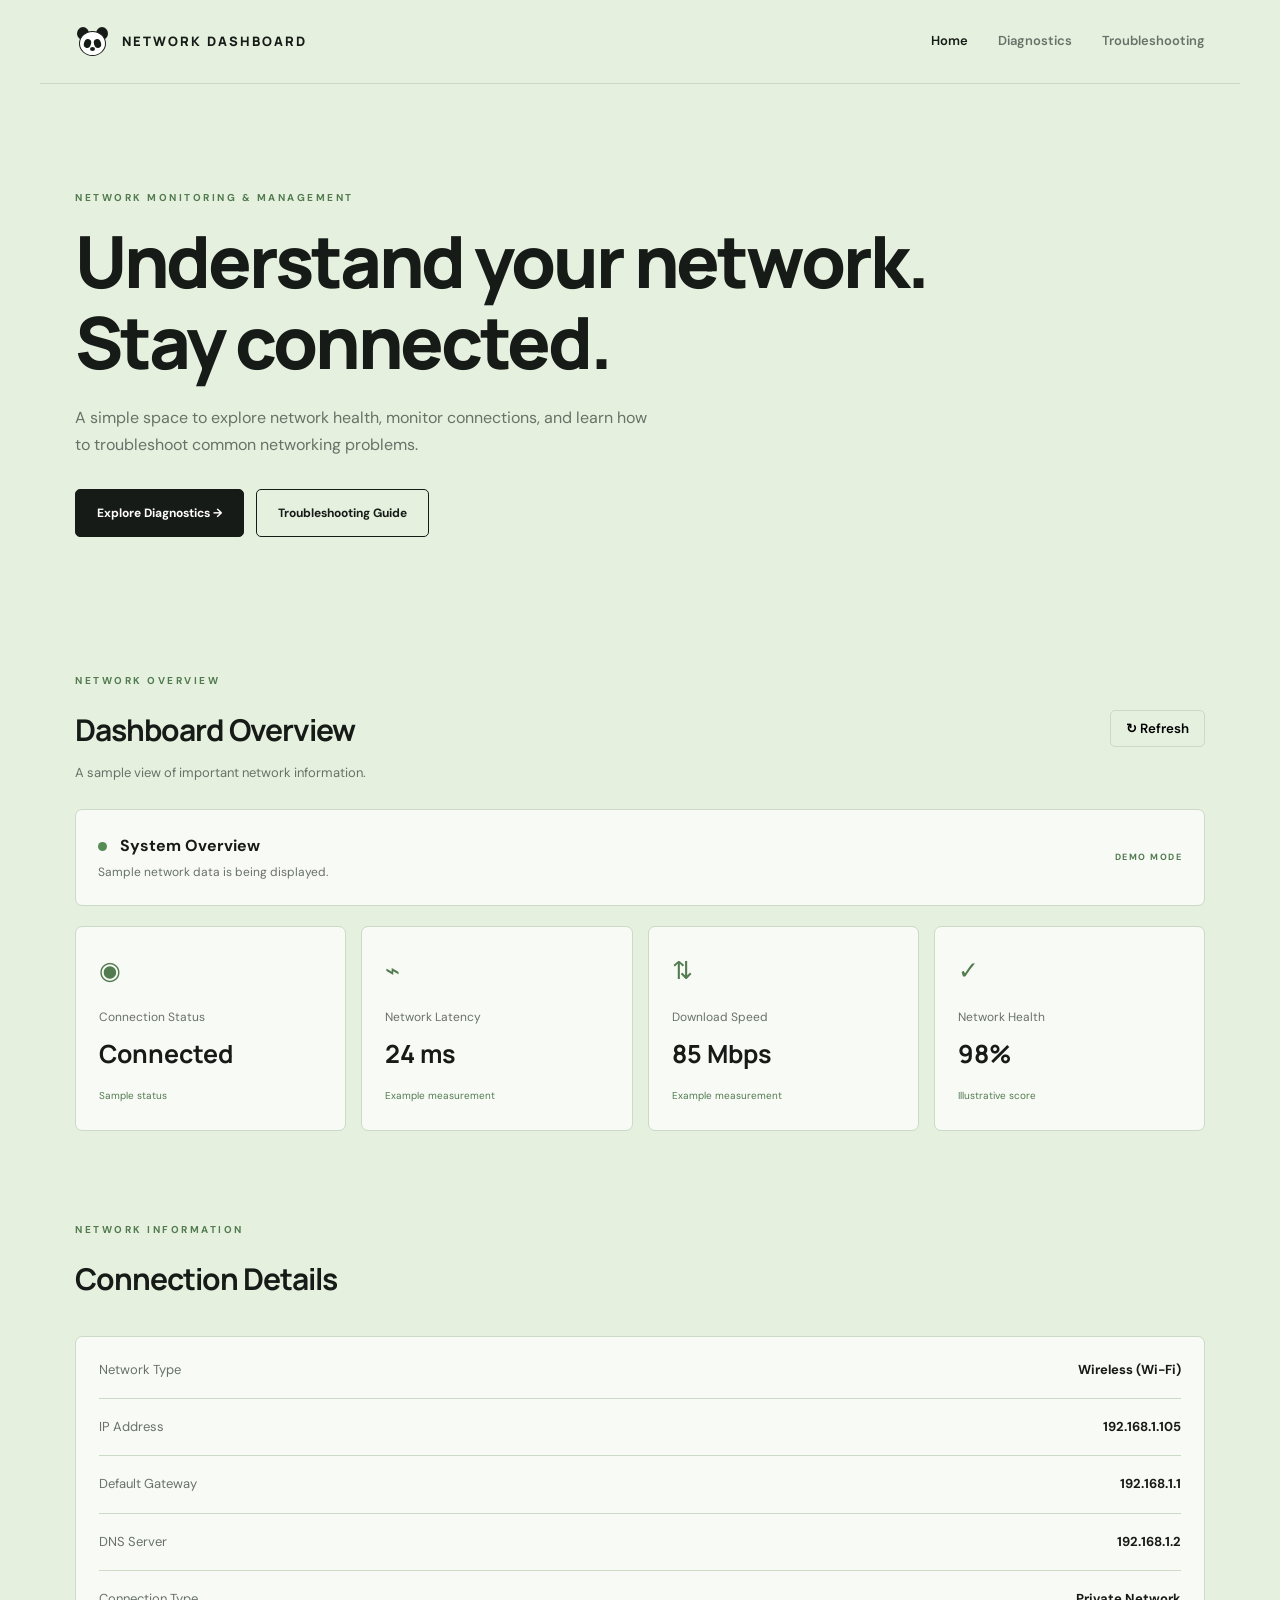
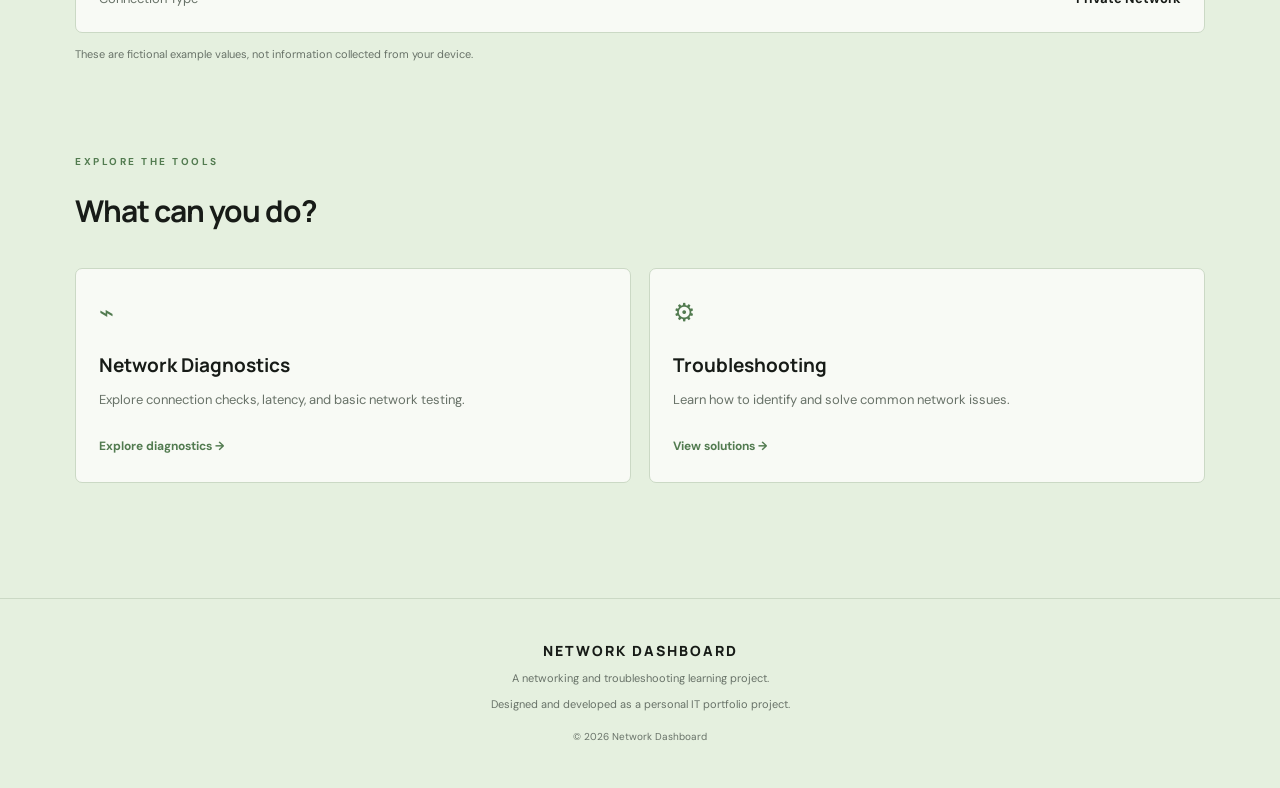
<file: index.html>
<!DOCTYPE html>
<html lang="en">
<head>
    <meta charset="UTF-8">
    <meta name="viewport" content="width=device-width, initial-scale=1.0">
    <title>Network Dashboard</title>
    <link rel="preconnect" href="https://fonts.googleapis.com">
    <link rel="preconnect" href="https://fonts.gstatic.com" crossorigin>
    <link href="https://fonts.googleapis.com/css2?family=DM+Sans:wght@400;500;600;700&family=Manrope:wght@400;500;600;700;800&display=swap" rel="stylesheet">
    <link rel="stylesheet" href="style.css">
</head>
<body>

<header class="navbar">
    <a href="index.html" class="brand">
        <span class="panda">
            <span class="ear left-ear"></span>
            <span class="ear right-ear"></span>
            <span class="panda-face">
                <span class="eye left-eye"></span>
                <span class="eye right-eye"></span>
                <span class="nose"></span>
            </span>
        </span>
        <span>NETWORK DASHBOARD</span>
    </a>

    <nav>
        <a href="index.html" class="active">Home</a>
        <a href="diagnostics.html">Diagnostics</a>
        <a href="troubleshooting.html">Troubleshooting</a>
    </nav>
</header>

<main>

<section class="hero">
    <p class="eyebrow">NETWORK MONITORING & MANAGEMENT</p>
    <h1>Understand your network.<br>Stay connected.</h1>
    <p class="hero-description">
        A simple space to explore network health, monitor connections,
        and learn how to troubleshoot common networking problems.
    </p>

    <div class="hero-buttons">
        <a href="diagnostics.html" class="button button-dark">Explore Diagnostics →</a>
        <a href="troubleshooting.html" class="button button-outline">Troubleshooting Guide</a>
    </div>
</section>

<section class="section">
    <div class="section-heading">
        <div>
            <p class="eyebrow">NETWORK OVERVIEW</p>
            <h2>Dashboard Overview</h2>
            <p class="muted">A sample view of important network information.</p>
        </div>
        <button class="small-button" onclick="refreshDashboard()">↻ Refresh</button>
    </div>

    <div class="status-banner">
        <div>
            <span class="status-dot"></span>
            <strong>System Overview</strong>
            <p>Sample network data is being displayed.</p>
        </div>
        <span class="status-label">DEMO MODE</span>
    </div>

    <div class="stats-grid">
        <div class="stat-card">
            <span class="stat-icon">◉</span>
            <p class="stat-label">Connection Status</p>
            <h3>Connected</h3>
            <span class="stat-note">Sample status</span>
        </div>

        <div class="stat-card">
            <span class="stat-icon">⌁</span>
            <p class="stat-label">Network Latency</p>
            <h3>24 ms</h3>
            <span class="stat-note">Example measurement</span>
        </div>

        <div class="stat-card">
            <span class="stat-icon">⇅</span>
            <p class="stat-label">Download Speed</p>
            <h3>85 Mbps</h3>
            <span class="stat-note">Example measurement</span>
        </div>

        <div class="stat-card">
            <span class="stat-icon">✓</span>
            <p class="stat-label">Network Health</p>
            <h3>98%</h3>
            <span class="stat-note">Illustrative score</span>
        </div>
    </div>
</section>

<section class="section">
    <div class="section-heading">
        <div>
            <p class="eyebrow">NETWORK INFORMATION</p>
            <h2>Connection Details</h2>
        </div>
    </div>

    <div class="details-card">
        <div class="detail-row">
            <span>Network Type</span>
            <strong>Wireless (Wi-Fi)</strong>
        </div>
        <div class="detail-row">
            <span>IP Address</span>
            <strong>192.168.1.105</strong>
        </div>
        <div class="detail-row">
            <span>Default Gateway</span>
            <strong>192.168.1.1</strong>
        </div>
        <div class="detail-row">
            <span>DNS Server</span>
            <strong>192.168.1.2</strong>
        </div>
        <div class="detail-row">
            <span>Connection Type</span>
            <strong>Private Network</strong>
        </div>
    </div>
    <p class="small-note">These are fictional example values, not information collected from your device.</p>
</section>

<section class="section">
    <div class="section-heading">
        <div>
            <p class="eyebrow">EXPLORE THE TOOLS</p>
            <h2>What can you do?</h2>
        </div>
    </div>

    <div class="feature-grid">
        <a href="diagnostics.html" class="feature-card">
            <span class="feature-icon">⌁</span>
            <h3>Network Diagnostics</h3>
            <p>Explore connection checks, latency, and basic network testing.</p>
            <span class="card-link">Explore diagnostics →</span>
        </a>

        <a href="troubleshooting.html" class="feature-card">
            <span class="feature-icon">⚙</span>
            <h3>Troubleshooting</h3>
            <p>Learn how to identify and solve common network issues.</p>
            <span class="card-link">View solutions →</span>
        </a>
    </div>
</section>

</main>

<footer class="footer">
    <div class="footer-brand">NETWORK DASHBOARD</div>
    <p>A networking and troubleshooting learning project.</p>
    <p>Designed and developed as a personal IT portfolio project.</p>
    <span>© 2026 Network Dashboard</span>
</footer>

<script src="script.js"></script>
</body>
</html>
</file>
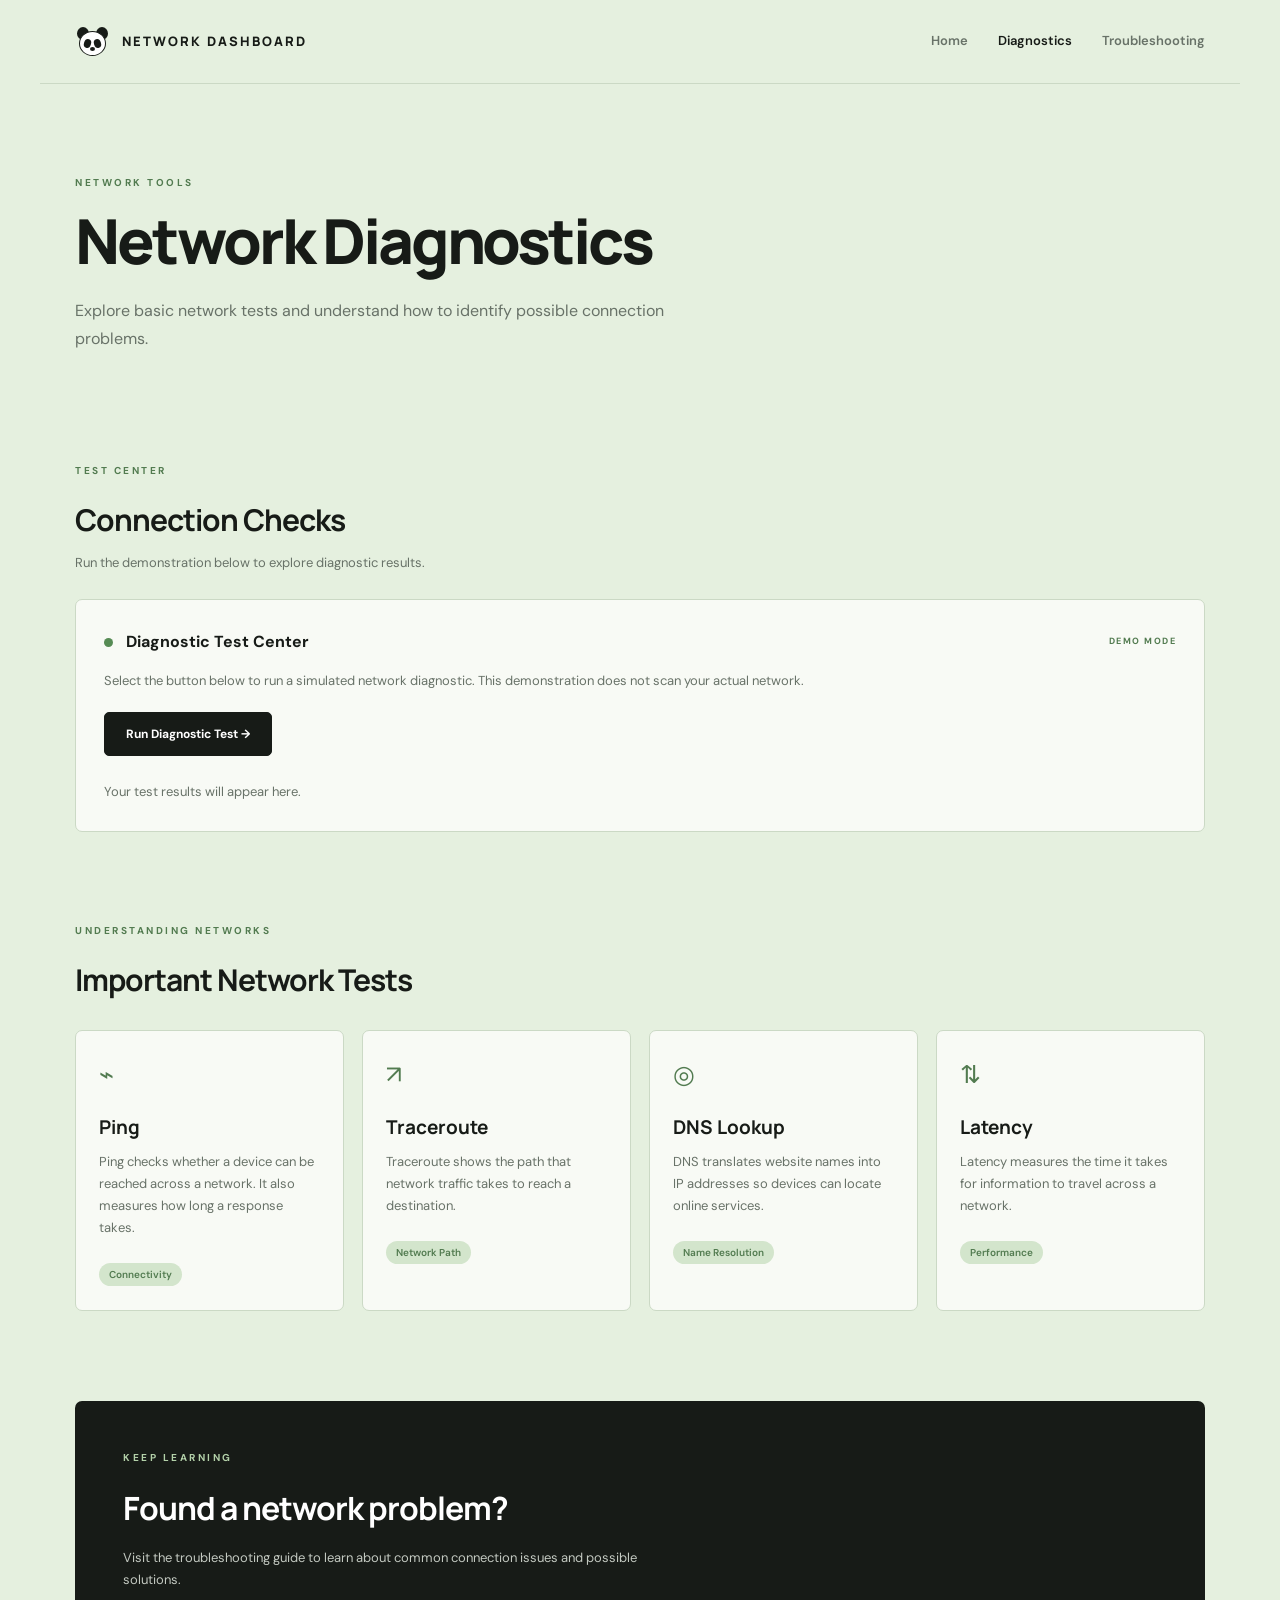
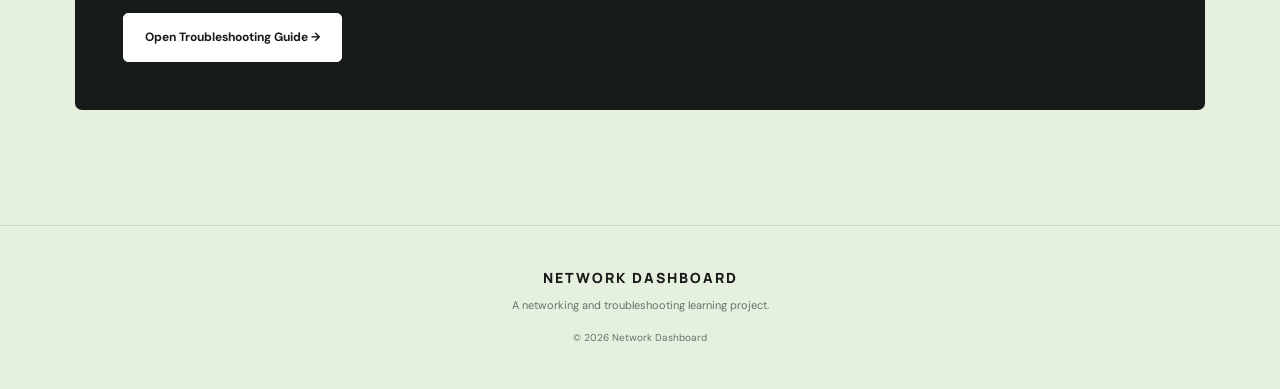
<file: diagnostics.html>
<!DOCTYPE html>
<html lang="en">
<head>
    <meta charset="UTF-8">
    <meta name="viewport" content="width=device-width, initial-scale=1.0">
    <title>Network Diagnostics | Network Dashboard</title>
    <link rel="preconnect" href="https://fonts.googleapis.com">
    <link rel="preconnect" href="https://fonts.gstatic.com" crossorigin>
    <link href="https://fonts.googleapis.com/css2?family=DM+Sans:wght@400;500;600;700&family=Manrope:wght@400;500;600;700;800&display=swap" rel="stylesheet">
    <link rel="stylesheet" href="style.css">
</head>
<body>

<header class="navbar">
    <a href="index.html" class="brand">
        <span class="panda">
            <span class="ear left-ear"></span>
            <span class="ear right-ear"></span>
            <span class="panda-face">
                <span class="eye left-eye"></span>
                <span class="eye right-eye"></span>
                <span class="nose"></span>
            </span>
        </span>
        <span>NETWORK DASHBOARD</span>
    </a>

    <nav>
        <a href="index.html">Home</a>
        <a href="diagnostics.html" class="active">Diagnostics</a>
        <a href="troubleshooting.html">Troubleshooting</a>
    </nav>
</header>

<main>

<section class="page-hero">
    <p class="eyebrow">NETWORK TOOLS</p>
    <h1>Network Diagnostics</h1>
    <p>Explore basic network tests and understand how to identify possible connection problems.</p>
</section>

<section class="section">
    <div class="section-heading">
        <div>
            <p class="eyebrow">TEST CENTER</p>
            <h2>Connection Checks</h2>
            <p class="muted">Run the demonstration below to explore diagnostic results.</p>
        </div>
    </div>

    <div class="diagnostic-panel">
        <div class="diagnostic-top">
            <div>
                <span class="status-dot"></span>
                <strong>Diagnostic Test Center</strong>
            </div>
            <span class="status-label">DEMO MODE</span>
        </div>

        <p class="muted">
            Select the button below to run a simulated network diagnostic.
            This demonstration does not scan your actual network.
        </p>

        <button class="button button-dark" id="runDiagnostics">
            Run Diagnostic Test →
        </button>

        <div id="diagnosticResults" class="results-area" aria-live="polite">
            <p class="muted">Your test results will appear here.</p>
        </div>
    </div>
</section>

<section class="section">
    <p class="eyebrow">UNDERSTANDING NETWORKS</p>
    <h2>Important Network Tests</h2>

    <div class="info-grid">
        <div class="info-card">
            <span class="feature-icon">⌁</span>
            <h3>Ping</h3>
            <p>Ping checks whether a device can be reached across a network. It also measures how long a response takes.</p>
            <span class="tag">Connectivity</span>
        </div>

        <div class="info-card">
            <span class="feature-icon">↗</span>
            <h3>Traceroute</h3>
            <p>Traceroute shows the path that network traffic takes to reach a destination.</p>
            <span class="tag">Network Path</span>
        </div>

        <div class="info-card">
            <span class="feature-icon">◎</span>
            <h3>DNS Lookup</h3>
            <p>DNS translates website names into IP addresses so devices can locate online services.</p>
            <span class="tag">Name Resolution</span>
        </div>

        <div class="info-card">
            <span class="feature-icon">⇅</span>
            <h3>Latency</h3>
            <p>Latency measures the time it takes for information to travel across a network.</p>
            <span class="tag">Performance</span>
        </div>
    </div>
</section>

<section class="section">
    <div class="dark-panel">
        <p class="eyebrow">KEEP LEARNING</p>
        <h2>Found a network problem?</h2>
        <p>Visit the troubleshooting guide to learn about common connection issues and possible solutions.</p>
        <a href="troubleshooting.html" class="button button-light">Open Troubleshooting Guide →</a>
    </div>
</section>

</main>

<footer class="footer">
    <div class="footer-brand">NETWORK DASHBOARD</div>
    <p>A networking and troubleshooting learning project.</p>
    <span>© 2026 Network Dashboard</span>
</footer>

<script src="script.js"></script>
</body>
</html>
</file>
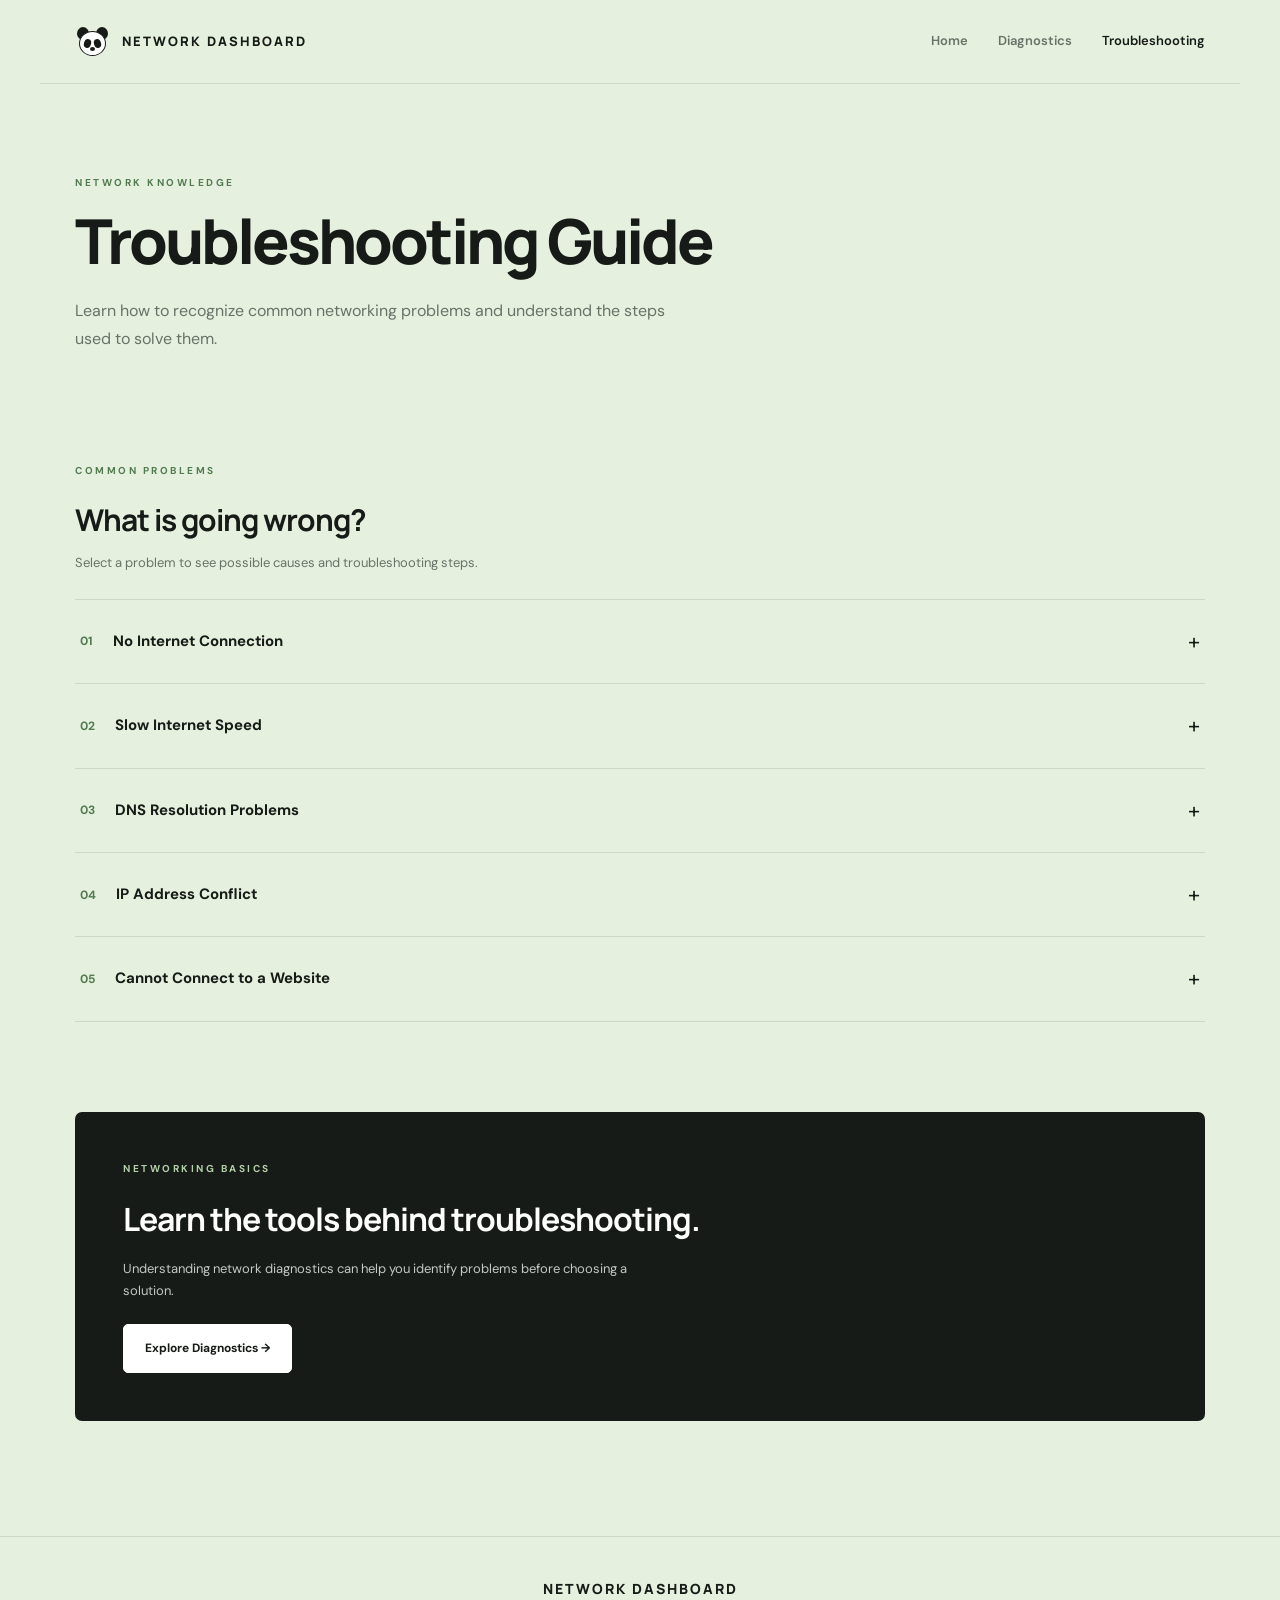
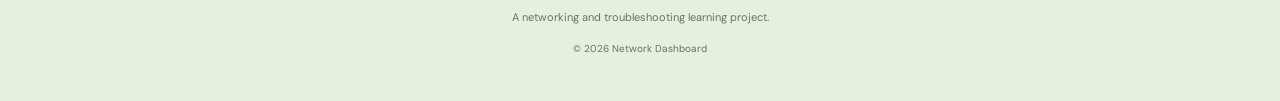
<file: troubleshooting.html>
<!DOCTYPE html>
<html lang="en">
<head>
    <meta charset="UTF-8">
    <meta name="viewport" content="width=device-width, initial-scale=1.0">
    <title>Troubleshooting | Network Dashboard</title>
    <link rel="preconnect" href="https://fonts.googleapis.com">
    <link rel="preconnect" href="https://fonts.gstatic.com" crossorigin>
    <link href="https://fonts.googleapis.com/css2?family=DM+Sans:wght@400;500;600;700&family=Manrope:wght@400;500;600;700;800&display=swap" rel="stylesheet">
    <link rel="stylesheet" href="style.css">
</head>
<body>

<header class="navbar">
    <a href="index.html" class="brand">
        <span class="panda">
            <span class="ear left-ear"></span>
            <span class="ear right-ear"></span>
            <span class="panda-face">
                <span class="eye left-eye"></span>
                <span class="eye right-eye"></span>
                <span class="nose"></span>
            </span>
        </span>
        <span>NETWORK DASHBOARD</span>
    </a>

    <nav>
        <a href="index.html">Home</a>
        <a href="diagnostics.html">Diagnostics</a>
        <a href="troubleshooting.html" class="active">Troubleshooting</a>
    </nav>
</header>

<main>

<section class="page-hero">
    <p class="eyebrow">NETWORK KNOWLEDGE</p>
    <h1>Troubleshooting Guide</h1>
    <p>Learn how to recognize common networking problems and understand the steps used to solve them.</p>
</section>

<section class="section">
    <p class="eyebrow">COMMON PROBLEMS</p>
    <h2>What is going wrong?</h2>
    <p class="muted">Select a problem to see possible causes and troubleshooting steps.</p>

    <div class="troubleshooting-list">

        <details class="trouble-item">
            <summary>
                <span>01</span>
                <strong>No Internet Connection</strong>
                <span class="plus">+</span>
            </summary>
            <div class="trouble-content">
                <p><strong>Possible causes:</strong> Router problems, disconnected cables, incorrect network settings, or an internet service outage.</p>
                <p><strong>What to try:</strong></p>
                <ol>
                    <li>Check whether your Wi-Fi is turned on.</li>
                    <li>Check your router and modem connections.</li>
                    <li>Restart your router if appropriate.</li>
                    <li>Check whether other devices can connect.</li>
                    <li>Contact your internet provider if the issue continues.</li>
                </ol>
            </div>
        </details>

        <details class="trouble-item">
            <summary>
                <span>02</span>
                <strong>Slow Internet Speed</strong>
                <span class="plus">+</span>
            </summary>
            <div class="trouble-content">
                <p><strong>Possible causes:</strong> Network congestion, weak Wi-Fi signals, background downloads, or outdated equipment.</p>
                <p><strong>What to try:</strong></p>
                <ol>
                    <li>Move closer to your wireless router.</li>
                    <li>Close applications using a lot of bandwidth.</li>
                    <li>Restart your network equipment if appropriate.</li>
                    <li>Run an internet speed test.</li>
                    <li>Contact your provider if speeds remain unusually slow.</li>
                </ol>
            </div>
        </details>

        <details class="trouble-item">
            <summary>
                <span>03</span>
                <strong>DNS Resolution Problems</strong>
                <span class="plus">+</span>
            </summary>
            <div class="trouble-content">
                <p><strong>Possible causes:</strong> Incorrect DNS settings, DNS server problems, or cached information.</p>
                <p><strong>What to try:</strong></p>
                <ol>
                    <li>Check that your device has the correct DNS settings.</li>
                    <li>Try accessing another website.</li>
                    <li>Use the nslookup command to test DNS resolution.</li>
                    <li>On Windows, try ipconfig /flushdns.</li>
                    <li>Contact your network administrator if the issue continues.</li>
                </ol>
            </div>
        </details>

        <details class="trouble-item">
            <summary>
                <span>04</span>
                <strong>IP Address Conflict</strong>
                <span class="plus">+</span>
            </summary>
            <div class="trouble-content">
                <p><strong>Possible causes:</strong> Two devices using the same IP address or an incorrect manual network configuration.</p>
                <p><strong>What to try:</strong></p>
                <ol>
                    <li>Check the IP address assigned to the device.</li>
                    <li>Restart the affected device.</li>
                    <li>Check the DHCP server configuration.</li>
                    <li>Ask your network administrator to investigate duplicate addresses.</li>
                </ol>
            </div>
        </details>

        <details class="trouble-item">
            <summary>
                <span>05</span>
                <strong>Cannot Connect to a Website</strong>
                <span class="plus">+</span>
            </summary>
            <div class="trouble-content">
                <p><strong>Possible causes:</strong> DNS issues, browser problems, firewall restrictions, or a website outage.</p>
                <p><strong>What to try:</strong></p>
                <ol>
                    <li>Check whether other websites are working.</li>
                    <li>Verify the website address.</li>
                    <li>Try another browser.</li>
                    <li>Check DNS resolution.</li>
                    <li>Check whether a firewall or network policy is blocking access.</li>
                </ol>
            </div>
        </details>

    </div>
</section>

<section class="section">
    <div class="dark-panel">
        <p class="eyebrow">NETWORKING BASICS</p>
        <h2>Learn the tools behind troubleshooting.</h2>
        <p>Understanding network diagnostics can help you identify problems before choosing a solution.</p>
        <a href="diagnostics.html" class="button button-light">Explore Diagnostics →</a>
    </div>
</section>

</main>

<footer class="footer">
    <div class="footer-brand">NETWORK DASHBOARD</div>
    <p>A networking and troubleshooting learning project.</p>
    <span>© 2026 Network Dashboard</span>
</footer>

<script src="script.js"></script>
</body>
</html>
</file>
<file: style.css>
/* NETWORK DASHBOARD - MAIN STYLES */

:root {
    --background: #e5f0df;
    --surface: #f8faf5;
    --green: #527b50;
    --green-light: #d3e5cc;
    --black: #171b17;
    --gray: #687268;
    --border: #cbd9c5;
}

* {
    margin: 0;
    padding: 0;
    box-sizing: border-box;
}

html {
    scroll-behavior: smooth;
}

body {
    background: var(--background);
    color: var(--black);
    font-family: 'DM Sans', sans-serif;
    line-height: 1.7;
}

h1, h2, h3, .brand, .footer-brand {
    font-family: 'Manrope', sans-serif;
}

a {
    text-decoration: none;
    color: inherit;
}

/* NAVIGATION */

.navbar {
    max-width: 1200px;
    margin: auto;
    padding: 24px 35px;
    display: flex;
    justify-content: space-between;
    align-items: center;
    gap: 20px;
    border-bottom: 1px solid var(--border);
}

.brand {
    display: flex;
    align-items: center;
    gap: 12px;
    font-size: 13px;
    font-weight: 800;
    letter-spacing: 2px;
}

nav {
    display: flex;
    gap: 30px;
}

nav a {
    color: var(--gray);
    font-size: 13px;
    font-weight: 600;
    transition: color 0.2s;
}

nav a:hover,
nav a.active {
    color: var(--black);
}

/* ANIMATED PANDA LOGO */

.panda {
    width: 35px;
    height: 35px;
    position: relative;
    display: inline-block;
    animation: panda-bounce 2.5s ease-in-out infinite;
}

.panda-face {
    position: absolute;
    width: 27px;
    height: 25px;
    top: 7px;
    left: 4px;
    background: white;
    border: 1.5px solid #171b17;
    border-radius: 50%;
    z-index: 2;
}

.ear {
    position: absolute;
    background: #171b17;
    width: 12px;
    height: 13px;
    border-radius: 50%;
    top: 3px;
}

.left-ear {
    left: 2px;
}

.right-ear {
    right: 2px;
}

.eye {
    position: absolute;
    width: 7px;
    height: 9px;
    background: #171b17;
    border-radius: 50%;
    top: 7px;
}

.left-eye {
    left: 4px;
    transform: rotate(20deg);
}

.right-eye {
    right: 4px;
    transform: rotate(-20deg);
}

.nose {
    position: absolute;
    width: 5px;
    height: 4px;
    background: #171b17;
    border-radius: 50%;
    bottom: 4px;
    left: 10px;
}

@keyframes panda-bounce {
    0%, 100% { transform: translateY(0); }
    50% { transform: translateY(-4px); }
}

/* HERO */

.hero {
    max-width: 1200px;
    margin: auto;
    padding: 105px 35px 90px;
}

.eyebrow {
    font-size: 10px;
    font-weight: 700;
    letter-spacing: 2.5px;
    color: var(--green);
    margin-bottom: 15px;
}

.hero h1,
.page-hero h1 {
    font-size: clamp(42px, 6vw, 72px);
    line-height: 1.12;
    letter-spacing: -3px;
    font-weight: 800;
    margin-bottom: 22px;
}

.hero-description,
.page-hero > p:last-child {
    max-width: 590px;
    color: var(--gray);
    font-size: 16px;
}

.hero-buttons {
    display: flex;
    gap: 12px;
    flex-wrap: wrap;
    margin-top: 30px;
}

.button {
    display: inline-block;
    padding: 13px 21px;
    border-radius: 5px;
    font-size: 12px;
    font-weight: 700;
    border: 1px solid var(--black);
    cursor: pointer;
    font-family: inherit;
    transition: 0.2s;
}

.button-dark {
    background: var(--black);
    color: white;
}

.button-dark:hover {
    background: var(--green);
    border-color: var(--green);
}

.button-outline {
    color: var(--black);
    background: transparent;
}

.button-outline:hover {
    background: var(--green-light);
}

.button-light {
    background: white;
    color: var(--black);
    border-color: white;
}

.button-light:hover {
    background: var(--green-light);
}

/* PAGE HERO */

.page-hero {
    padding: 90px 35px 65px;
    max-width: 1200px;
    margin: auto;
}

.page-hero h1 {
    font-size: clamp(40px, 5vw, 62px);
}

/* SECTIONS */

.section {
    max-width: 1200px;
    margin: auto;
    padding: 45px 35px;
}

.section-heading {
    display: flex;
    align-items: center;
    justify-content: space-between;
    gap: 20px;
    margin-bottom: 25px;
}

.section h2,
.section-heading h2 {
    font-size: 30px;
    letter-spacing: -1px;
    margin-bottom: 7px;
}

.muted {
    color: var(--gray);
    font-size: 13px;
}

.small-button {
    background: transparent;
    border: 1px solid var(--border);
    border-radius: 5px;
    padding: 9px 15px;
    font-family: inherit;
    font-weight: 600;
    cursor: pointer;
}

.small-button:hover {
    background: var(--green-light);
}

/* STATUS */

.status-banner {
    background: var(--surface);
    border: 1px solid var(--border);
    border-radius: 7px;
    padding: 22px;
    display: flex;
    align-items: center;
    justify-content: space-between;
    gap: 15px;
    margin-bottom: 20px;
}

.status-banner p {
    font-size: 12px;
    color: var(--gray);
    margin-top: 3px;
}

.status-dot {
    display: inline-block;
    height: 9px;
    width: 9px;
    background: #568b54;
    border-radius: 50%;
    margin-right: 9px;
}

.status-label {
    font-size: 9px;
    letter-spacing: 1.5px;
    font-weight: 700;
    color: var(--green);
}

/* STAT CARDS */

.stats-grid {
    display: grid;
    grid-template-columns: repeat(4, 1fr);
    gap: 15px;
}

.stat-card,
.info-card,
.feature-card {
    background: var(--surface);
    border: 1px solid var(--border);
    border-radius: 7px;
    padding: 23px;
    transition: transform 0.2s, box-shadow 0.2s;
}

.stat-card:hover,
.info-card:hover,
.feature-card:hover {
    transform: translateY(-4px);
    box-shadow: 0 8px 20px rgba(35, 60, 35, 0.07);
}

.stat-icon,
.feature-icon {
    font-size: 25px;
    color: var(--green);
}

.stat-label {
    font-size: 12px;
    color: var(--gray);
    margin-top: 15px;
}

.stat-card h3 {
    font-size: 25px;
    margin: 5px 0;
}

.stat-note {
    font-size: 10px;
    color: var(--green);
}

/* CONNECTION DETAILS */

.details-card {
    background: var(--surface);
    border: 1px solid var(--border);
    border-radius: 7px;
    padding: 5px 23px;
}

.detail-row {
    display: flex;
    justify-content: space-between;
    align-items: center;
    gap: 15px;
    padding: 17px 0;
    border-bottom: 1px solid var(--border);
    font-size: 13px;
}

.detail-row:last-child {
    border-bottom: none;
}

.detail-row span {
    color: var(--gray);
}

.small-note {
    font-size: 11px;
    color: var(--gray);
    margin-top: 12px;
}

/* FEATURE CARDS */

.feature-grid,
.info-grid {
    display: grid;
    grid-template-columns: repeat(2, 1fr);
    gap: 18px;
    margin-top: 25px;
}

.feature-card {
    display: block;
    color: var(--black);
}

.feature-card h3,
.info-card h3 {
    margin: 14px 0 8px;
    font-size: 19px;
}

.feature-card p,
.info-card p {
    color: var(--gray);
    font-size: 13px;
    margin-bottom: 20px;
}

.card-link {
    color: var(--green);
    font-size: 12px;
    font-weight: 700;
}

.info-grid {
    grid-template-columns: repeat(4, 1fr);
}

.tag {
    background: var(--green-light);
    color: var(--green);
    border-radius: 20px;
    font-size: 10px;
    padding: 5px 10px;
    font-weight: 600;
}

/* DIAGNOSTICS */

.diagnostic-panel {
    background: var(--surface);
    border: 1px solid var(--border);
    border-radius: 7px;
    padding: 28px;
}

.diagnostic-top {
    display: flex;
    justify-content: space-between;
    align-items: center;
    gap: 15px;
    margin-bottom: 15px;
}

.diagnostic-panel .button {
    margin-top: 20px;
}

.results-area {
    margin-top: 25px;
}

.result-row {
    display: flex;
    justify-content: space-between;
    gap: 15px;
    padding: 15px 0;
    border-bottom: 1px solid var(--border);
    font-size: 13px;
}

.result-pass {
    color: var(--green);
    font-weight: 700;
}

.result-warning {
    color: #9a6b16;
    font-weight: 700;
}

.result-explanation {
    color: var(--gray);
    font-size: 11px;
    margin-top: 4px;
}

.loading-text {
    color: var(--green);
    font-size: 13px;
    margin-top: 15px;
}

/* TROUBLESHOOTING */

.troubleshooting-list {
    margin-top: 25px;
    border-top: 1px solid var(--border);
}

.trouble-item {
    border-bottom: 1px solid var(--border);
}

.trouble-item summary {
    padding: 23px 5px;
    display: flex;
    align-items: center;
    gap: 20px;
    cursor: pointer;
    list-style: none;
}

.trouble-item summary::-webkit-details-marker {
    display: none;
}

.trouble-item summary > span:first-child {
    color: var(--green);
    font-size: 12px;
    font-weight: 700;
}

.trouble-item summary strong {
    flex: 1;
    font-size: 15px;
}

.plus {
    font-size: 22px;
    transition: transform 0.2s;
}

.trouble-item[open] .plus {
    transform: rotate(45deg);
}

.trouble-content {
    background: var(--surface);
    padding: 22px 28px;
    border-radius: 5px;
    font-size: 13px;
    color: var(--gray);
}

.trouble-content p {
    margin-bottom: 12px;
}

.trouble-content strong {
    color: var(--black);
}

.trouble-content ol {
    padding-left: 20px;
}

.trouble-content li {
    padding: 3px 0;
}

/* DARK FEATURE SECTION */

.dark-panel {
    background: var(--black);
    color: white;
    padding: 48px;
    border-radius: 7px;
}

.dark-panel .eyebrow {
    color: #b3d1a9;
}

.dark-panel h2 {
    font-size: 32px;
    margin-bottom: 12px;
}

.dark-panel p:not(.eyebrow) {
    color: #c3c9c1;
    font-size: 13px;
    max-width: 520px;
    margin-bottom: 22px;
}

/* FOOTER */

.footer {
    margin-top: 70px;
    border-top: 1px solid var(--border);
    padding: 40px 35px;
    text-align: center;
}

.footer-brand {
    font-size: 14px;
    font-weight: 800;
    letter-spacing: 2px;
}

.footer p {
    font-size: 11px;
    color: var(--gray);
    margin: 7px 0;
}

.footer span {
    font-size: 10px;
    color: var(--gray);
}

/* MOBILE RESPONSIVENESS */

@media (max-width: 850px) {
    .stats-grid {
        grid-template-columns: repeat(2, 1fr);
    }

    .info-grid {
        grid-template-columns: repeat(2, 1fr);
    }
}

@media (max-width: 650px) {
    .navbar {
        flex-direction: column;
        padding: 20px;
    }

    nav {
        gap: 18px;
        flex-wrap: wrap;
        justify-content: center;
    }

    nav a {
        font-size: 11px;
    }

    .hero {
        padding: 70px 22px;
    }

    .page-hero {
        padding: 65px 22px 40px;
    }

    .section {
        padding: 35px 22px;
    }

    .hero h1 {
        letter-spacing: -2px;
    }

    .stats-grid,
    .feature-grid,
    .info-grid {
        grid-template-columns: 1fr;
    }

    .section-heading {
        align-items: flex-start;
    }

    .detail-row {
        font-size: 11px;
    }

    .dark-panel {
        padding: 30px 22px;
    }

    .footer {
        padding: 35px 20px;
    }
}
</file>
